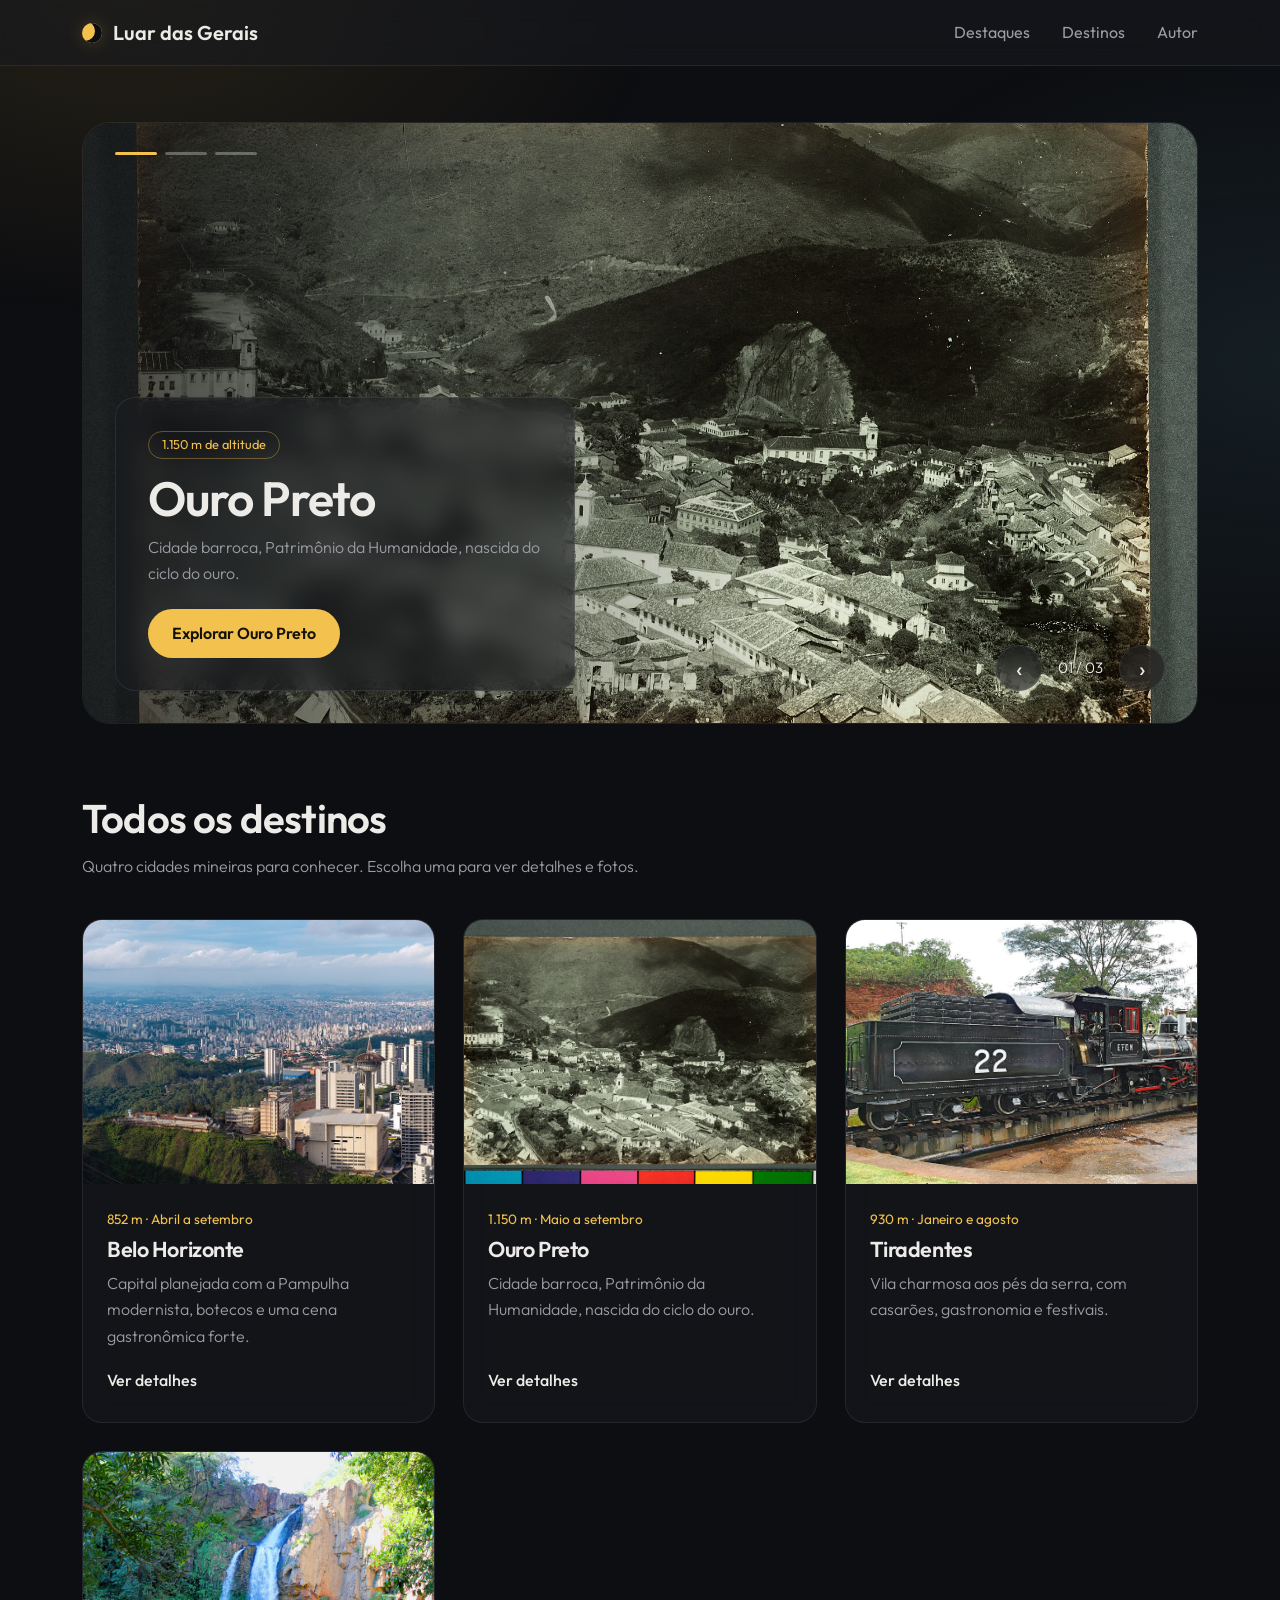
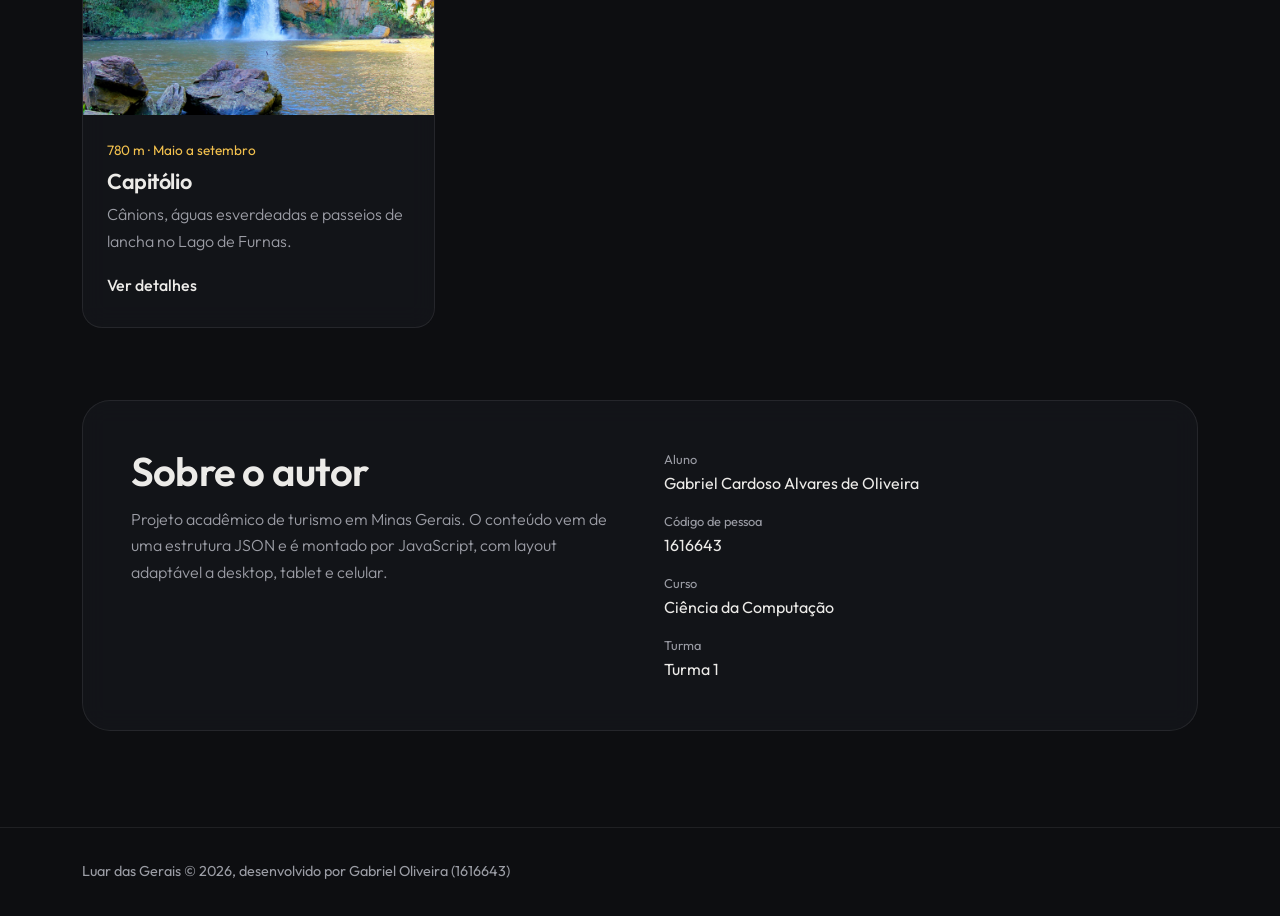
<file: index.html>
<!DOCTYPE html>
<html lang="pt-BR">
<head>
  <meta charset="UTF-8">
  <meta name="viewport" content="width=device-width, initial-scale=1">
  <link href="https://cdn.jsdelivr.net/npm/bootstrap@5.3.3/dist/css/bootstrap.min.css" rel="stylesheet">
  <link href="https://fonts.googleapis.com/css2?family=Outfit:wght@300;400;500;600;700&display=swap" rel="stylesheet">
  <link href="assets/css/styles.css" rel="stylesheet">
  <title>Luar das Gerais – Destinos de Minas Gerais</title>
</head>
<body>
  <header class="topo">
    <div class="container topo-in">
      <a class="logo" href="index.html"><span class="lua" aria-hidden="true"></span>Luar das Gerais</a>
      <nav class="menu"><a href="#destaques">Destaques</a><a href="#destinos">Destinos</a><a href="#autor">Autor</a></nav>
    </div>
  </header>

  <main>
    <section id="destaques" class="container secao">
      <div id="carrossel" class="carousel slide carousel-fade hero" data-bs-ride="carousel" data-bs-interval="7000">
        <div class="carousel-indicators" id="carrossel-indicadores"></div>
        <div class="carousel-inner" id="carrossel-itens"></div>
        <div class="controles">
          <button type="button" class="ctrl" data-bs-target="#carrossel" data-bs-slide="prev" aria-label="Destaque anterior">&#8249;</button>
          <span id="contador" aria-live="polite">01 / 01</span>
          <button type="button" class="ctrl" data-bs-target="#carrossel" data-bs-slide="next" aria-label="Próximo destaque">&#8250;</button>
        </div>
      </div>
    </section>

    <section id="destinos" class="container secao">
      <h2 class="titulo">Todos os destinos</h2>
      <p class="apoio">Quatro cidades mineiras para conhecer. Escolha uma para ver detalhes e fotos.</p>
      <div id="lista-cidades" class="grade"></div>
    </section>

    <section id="autor" class="container secao">
      <div class="vidro autor">
        <div>
          <h2 class="titulo">Sobre o autor</h2>
          <p class="apoio">Projeto acadêmico de turismo em Minas Gerais. O conteúdo vem de uma estrutura JSON e é montado por JavaScript, com layout adaptável a desktop, tablet e celular.</p>
        </div>
        <ul class="dados-autor">
          <li><span>Aluno</span>Gabriel Cardoso Alvares de Oliveira</li>
          <li><span>Código de pessoa</span>1616643</li>
          <li><span>Curso</span>Ciência da Computação</li>
          <li><span>Turma</span>Turma 1</li>
        </ul>
      </div>
    </section>
  </main>
  <footer class="rodape"><div class="container">Luar das Gerais © 2026, desenvolvido por Gabriel Oliveira (1616643)</div></footer>
  <script src="https://cdn.jsdelivr.net/npm/bootstrap@5.3.3/dist/js/bootstrap.bundle.min.js"></script>
  <script src="assets/js/app.js"></script>
</body>
</html>
</file>
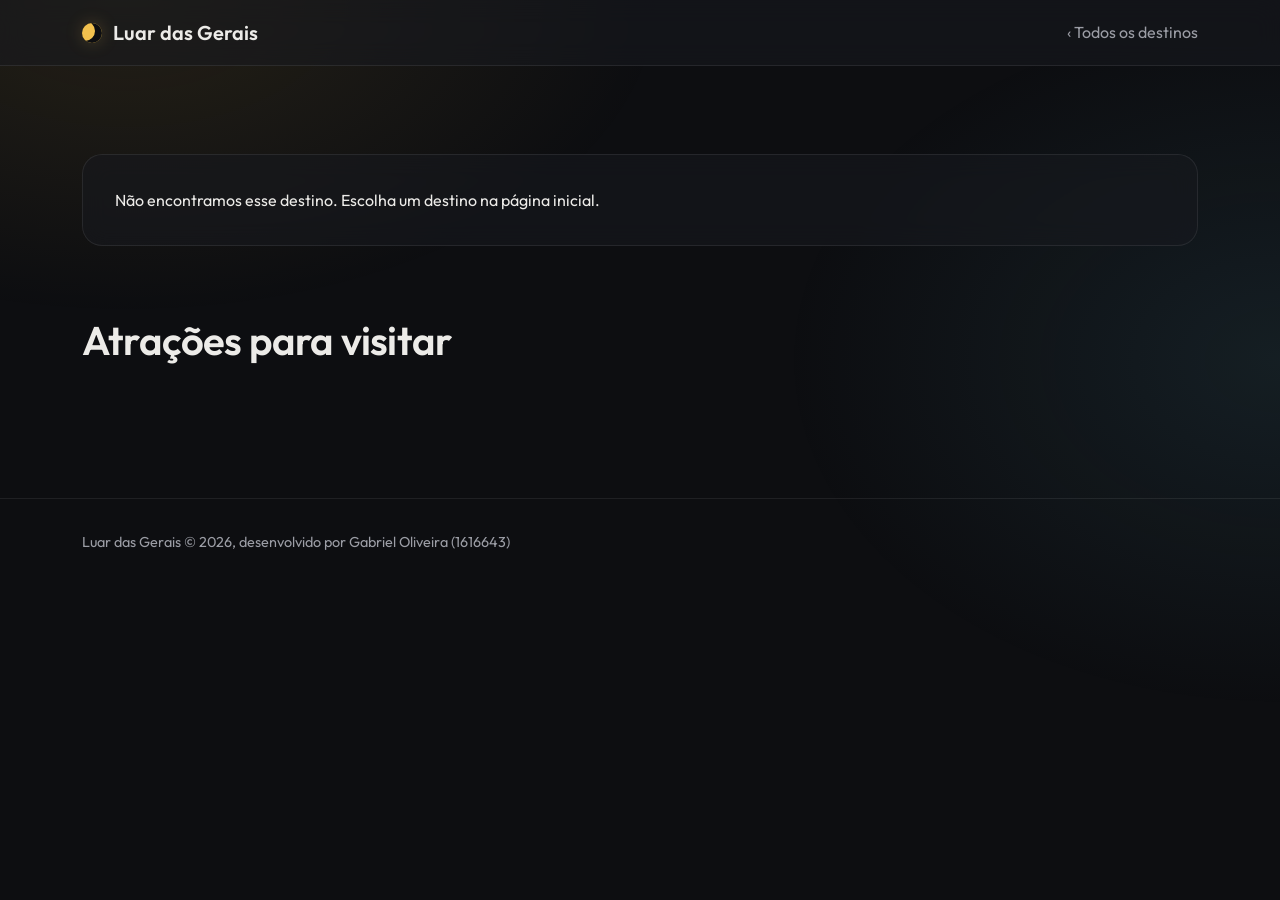
<file: detalhes.html>
<!DOCTYPE html>
<html lang="pt-BR">
<head>
  <meta charset="UTF-8">
  <meta name="viewport" content="width=device-width, initial-scale=1">
  <link href="https://cdn.jsdelivr.net/npm/bootstrap@5.3.3/dist/css/bootstrap.min.css" rel="stylesheet">
  <link href="https://fonts.googleapis.com/css2?family=Outfit:wght@300;400;500;600;700&display=swap" rel="stylesheet">
  <link href="assets/css/styles.css" rel="stylesheet">
  <title>Destino – Luar das Gerais</title>
</head>
<body>
  <header class="topo">
    <div class="container topo-in">
      <a class="logo" href="index.html"><span class="lua" aria-hidden="true"></span>Luar das Gerais</a>
      <a class="menu-voltar" href="index.html#destinos">&#8249; Todos os destinos</a>
    </div>
  </header>

  <main>
    <section id="info-geral" class="container secao" aria-label="Informações gerais"></section>
    <section class="container secao">
      <h2 class="titulo">Atrações para visitar</h2>
      <div id="atracoes" class="grade"></div>
    </section>
  </main>
  <footer class="rodape"><div class="container">Luar das Gerais © 2026, desenvolvido por Gabriel Oliveira (1616643)</div></footer>
  <script src="https://cdn.jsdelivr.net/npm/bootstrap@5.3.3/dist/js/bootstrap.bundle.min.js"></script>
  <script src="assets/js/app.js"></script>
</body>
</html>
</file>
<file: assets/css/styles.css>
/* ========== 1. Variáveis (mude as cores aqui) ========== */
:root{
  --bg:#0d0e11; --texto:#ecebe8; --suave:#9b9da5;
  --vidro:rgba(24,26,32,.55); --borda:rgba(255,255,255,.08);
  --acento:#f2c14e; --acento-brilho:rgba(242,193,78,.22);
  --raio:20px; --raio-grande:28px;
  --fonte:'Outfit',system-ui,sans-serif;
  --ease:cubic-bezier(.22,.8,.3,1);
}

/* ========== 2. Base ========== */
body{font-family:var(--fonte);background:var(--bg);color:var(--texto);line-height:1.65;min-height:100vh}
body::before{content:"";position:fixed;inset:0;z-index:-1;
  background:radial-gradient(60vw 50vh at 10% 0%,rgba(242,193,78,.10),transparent 70%),
             radial-gradient(55vw 55vh at 100% 40%,rgba(70,130,150,.14),transparent 70%)}
a{color:var(--texto);text-decoration:none;transition:color .25s var(--ease)}
a:hover{color:var(--acento)}
h1,h2,h3{font-weight:600;letter-spacing:-.02em;line-height:1.1}
.secao{padding-top:3.5rem;padding-bottom:1rem}
.titulo{font-size:clamp(1.8rem,3.5vw,2.5rem)}
.apoio{color:var(--suave);font-weight:300;max-width:56ch;margin:.8rem 0 0}
.vidro,.topo,.glass{background:var(--vidro);border:1px solid var(--borda);backdrop-filter:blur(12px);-webkit-backdrop-filter:blur(12px)}
:focus-visible{outline:2px solid var(--acento);outline-offset:3px}

/* ========== 3. Header sticky de vidro ========== */
.topo{position:sticky;top:0;z-index:50;border-width:0 0 1px}
.topo-in{display:flex;justify-content:space-between;align-items:center;padding-block:1rem}
.logo{display:flex;align-items:center;gap:.7rem;font-weight:600;font-size:1.25rem;color:var(--texto)}
.lua{width:20px;height:20px;border-radius:50%;background:var(--acento);box-shadow:inset -7px -2px 0 0 var(--bg),0 0 18px var(--acento-brilho)}
.menu{display:flex;gap:2rem}
.menu a,.menu-voltar{color:var(--suave);font-weight:400}
.menu a:hover,.menu-voltar:hover{color:var(--acento)}

/* ========== 4. Botão de ação (CTA) ========== */
.cta{display:inline-block;background:var(--acento);color:#16130a;font-weight:600;border-radius:999px;padding:.7rem 1.5rem;
  transition:transform .3s var(--ease),box-shadow .3s var(--ease)}
.cta:hover{color:#16130a;transform:translateY(-2px);box-shadow:0 8px 28px var(--acento-brilho)}

/* ========== 5. Slider ========== */
.hero{position:relative;border-radius:var(--raio-grande);overflow:hidden;border:1px solid var(--borda)}
.carousel-item img{width:100%;height:600px;object-fit:cover}
.carousel-item::after{content:"";position:absolute;inset:0;background:linear-gradient(90deg,rgba(13,14,17,.75),transparent 65%)}
.legenda{position:absolute;z-index:2;left:2rem;bottom:2rem;max-width:460px;padding:2rem;border-radius:var(--raio);background:var(--vidro);border:1px solid var(--borda);backdrop-filter:blur(12px);-webkit-backdrop-filter:blur(12px)}
.legenda h2{font-size:clamp(2rem,4vw,3rem);margin:.8rem 0 .6rem}
.legenda p{color:var(--suave);font-weight:300;margin-bottom:1.4rem}
.chip{display:inline-block;font-size:.8rem;color:var(--acento);border:1px solid rgba(242,193,78,.35);border-radius:999px;padding:.15rem .8rem}
.carousel-indicators{z-index:3;justify-content:flex-start;margin:0;top:1.8rem;bottom:auto;left:2rem;right:auto;gap:.5rem}
.carousel-indicators [data-bs-target]{width:42px;height:3px;border:0;border-radius:3px;background:#fff;opacity:.3;margin:0;transition:opacity .3s,background .3s}
.carousel-indicators .active{background:var(--acento);opacity:1}
.controles{position:absolute;z-index:3;right:2rem;bottom:2rem;display:flex;align-items:center;gap:1rem;font-weight:300;font-size:.95rem}
.ctrl{width:46px;height:46px;border-radius:50%;border:1px solid var(--borda);background:var(--vidro);backdrop-filter:blur(12px);color:var(--texto);font-size:1.5rem;line-height:1;
  transition:color .25s,border-color .25s,transform .3s var(--ease)}
.ctrl:hover{color:var(--acento);border-color:var(--acento);transform:scale(1.08)}

/* ========== 6. Grid e cards ========== */
.grade{display:grid;grid-template-columns:repeat(auto-fill,minmax(260px,1fr));gap:1.75rem;margin-top:2.5rem}
.card-vidro{display:flex;flex-direction:column;overflow:hidden;border-radius:var(--raio);background:var(--vidro);border:1px solid var(--borda);backdrop-filter:blur(12px);-webkit-backdrop-filter:blur(12px);
  transition:transform .4s var(--ease),box-shadow .4s var(--ease),border-color .4s var(--ease)}
.card-vidro:hover{transform:translateY(-6px);box-shadow:0 18px 50px var(--acento-brilho);border-color:rgba(242,193,78,.3)}
.card-img{overflow:hidden;aspect-ratio:4/3}
.card-img img{width:100%;height:100%;object-fit:cover;transition:transform .6s var(--ease)}
.card-vidro:hover .card-img img{transform:scale(1.06)}
.card-corpo{padding:1.5rem 1.5rem 1.8rem;display:flex;flex-direction:column;gap:.5rem;flex:1}
.card-corpo h3{font-size:1.35rem;margin:0}
.card-corpo p{color:var(--suave);font-weight:300;margin:0;flex:1}
.card-corpo .meta{color:var(--acento);font-size:.85rem;font-weight:400;flex:none}
.card-corpo .ver{font-weight:500;margin-top:.6rem}

/* ========== 7. Detalhes ========== */
.hero-det{display:grid;grid-template-columns:1.05fr .95fr;gap:2.5rem;align-items:center}
.hero-det .foto{border-radius:var(--raio-grande) var(--raio-grande) var(--raio-grande) 140px;overflow:hidden;border:1px solid var(--borda);aspect-ratio:4/5;order:2}
.hero-det .foto img{width:100%;height:100%;object-fit:cover}
.hero-det h1{font-size:clamp(2.6rem,6vw,4.6rem);margin:.9rem 0 1.2rem}
.hero-det .lead{font-size:1.2rem;font-weight:300;color:var(--texto)}
.hero-det .texto{color:var(--suave);font-weight:300;max-width:58ch}
.fatos{display:grid;grid-template-columns:repeat(2,1fr);gap:1rem;margin:2rem 0 0;padding:0;list-style:none}
.fatos li{padding:1rem 1.2rem;border-radius:16px;background:var(--vidro);border:1px solid var(--borda);backdrop-filter:blur(12px);-webkit-backdrop-filter:blur(12px)}
.fatos span{display:block;font-size:.8rem;color:var(--suave)}
.fatos strong{font-weight:500}
.vazio{padding:2rem;border-radius:var(--raio);margin-top:2rem}

/* ========== 8. Autor e rodapé ========== */
.autor{display:grid;grid-template-columns:1fr 1fr;gap:3rem;padding:3rem;border-radius:var(--raio-grande)}
.dados-autor{list-style:none;margin:0;padding:0;display:grid;gap:.9rem}
.dados-autor span{display:block;font-size:.8rem;color:var(--suave)}
.dados-autor a{color:var(--acento)}
.rodape{margin-top:5rem;padding:2rem 0;border-top:1px solid var(--borda);color:var(--suave);font-size:.9rem}

/* ========== 9. Responsivo ========== */
@media (max-width:991px){
  .hero-det{grid-template-columns:1fr}
  .hero-det .foto{order:0;aspect-ratio:16/10;border-radius:var(--raio-grande) var(--raio-grande) var(--raio-grande) 80px}
  .autor{grid-template-columns:1fr;padding:2rem;gap:2rem}
}
@media (max-width:575px){
  .menu{gap:1rem;font-size:.9rem}
  .carousel-item img{height:480px}
  .legenda{left:.8rem;right:.8rem;bottom:.8rem;padding:1.3rem;max-width:none}
  .legenda p{display:none}
  .controles{top:1.2rem;bottom:auto;right:1rem}
  .carousel-indicators{top:auto;bottom:auto;left:1rem;top:1.9rem}
  .fatos{grid-template-columns:1fr}
}
@media (prefers-reduced-motion:reduce){*{transition:none!important;animation:none!important}}
</file>
